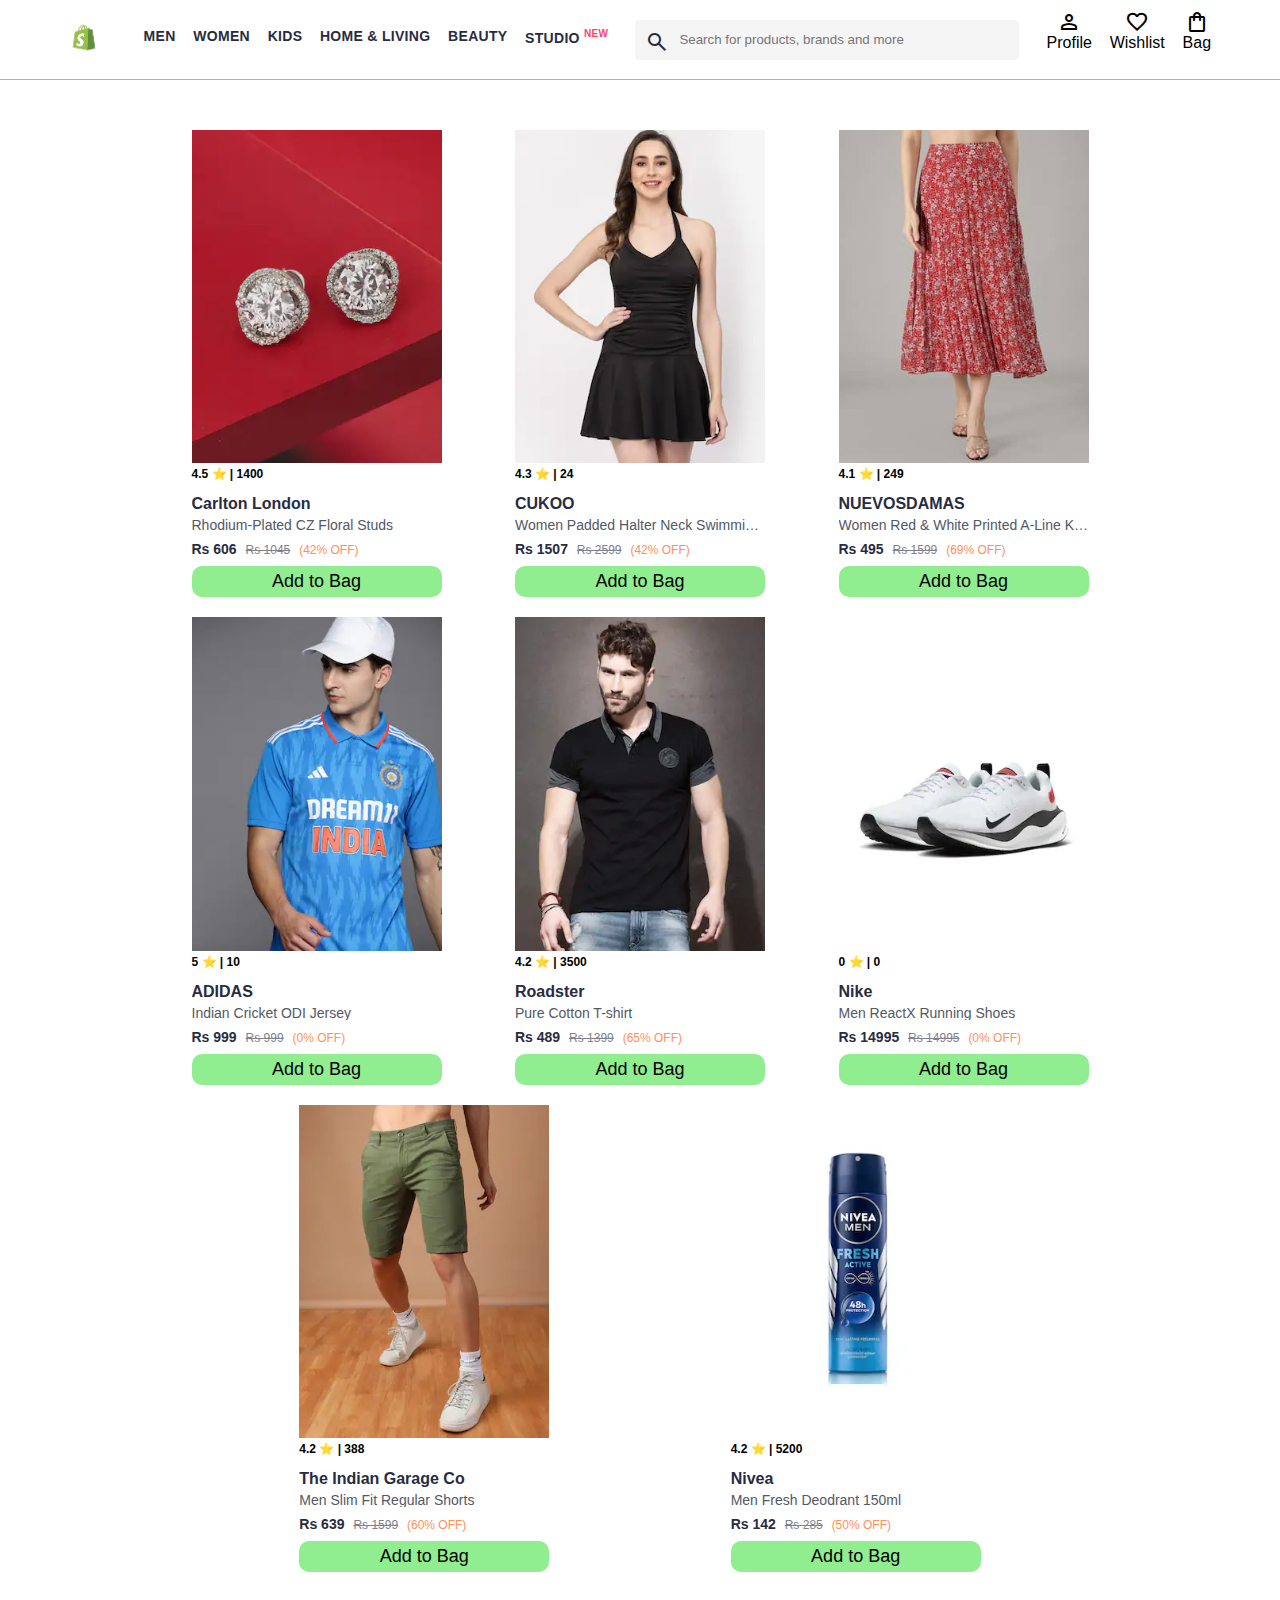
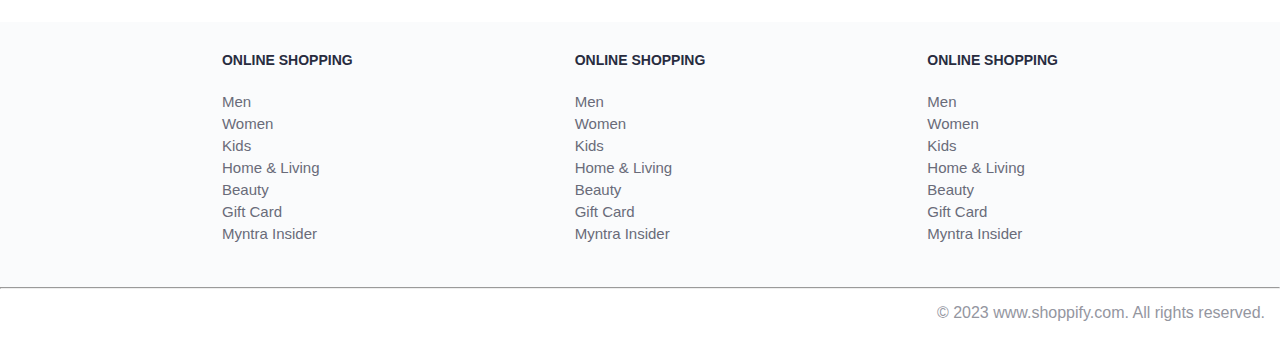
<file: Shoppify/index.html>
<!DOCTYPE html>
<html lang="en">
<head>
    <title>Shoppify</title>
    <link rel="stylesheet" href="css/index.css">
    <link rel="stylesheet" href="https://fonts.googleapis.com/css2?family=Material+Symbols+Outlined:opsz,wght,FILL,GRAD@20..48,100..700,0..1,-50..200" />
</head>
<body>
    <header>
        <div class="logo_container">
            <a href="#"><img class="myntra_home" src="images/images.png" alt="Shoppify logo"></a>
        </div>
        <nav class="nav_bar">
            <a href="#">Men</a>
            <a href="#">Women</a>
            <a href="#">Kids</a>
            <a href="#">Home & Living</a>
            <a href="#">Beauty</a>
            <a href="#">Studio <sup>New</sup></a>
        </nav>
        <div class="search_bar">
            <span class="material-symbols-outlined search_icon">search</span>
            <input class="search_input" placeholder="Search for products, brands and more">
        </div>
        <div class="action_bar">
            <div class="action_container">
                <span class="material-symbols-outlined action_icon">person</span>
                <span class="action_name">Profile</span>
            </div>

            <div class="action_container">
                <span class="material-symbols-outlined action_icon">favorite</span>
                <span class="action_name">Wishlist</span>
            </div>

            <a class="action_container" href="pages/bag.html">
                <span class="material-symbols-outlined action_icon">shopping_bag</span>
                <span class="action_name">Bag</span>
                <span class="bag-item-count">0</span>
            </a>
        </div>
    </header>
    <main>
        <div class="items-container">
        </div>
    </main>
    <footer>
        <div class="footer_container">
            <div class="footer_column">
                <h3>ONLINE SHOPPING</h3>

                <a href="#">Men</a>
                <a href="#">Women</a>
                <a href="#">Kids</a>
                <a href="#">Home & Living</a>
                <a href="#">Beauty</a>
                <a href="#">Gift Card</a>
                <a href="#">Myntra Insider</a>
            </div>

            <div class="footer_column">
                <h3>ONLINE SHOPPING</h3>

                <a href="#">Men</a>
                <a href="#">Women</a>
                <a href="#">Kids</a>
                <a href="#">Home & Living</a>
                <a href="#">Beauty</a>
                <a href="#">Gift Card</a>
                <a href="#">Myntra Insider</a>
            </div>

            <div class="footer_column">
                <h3>ONLINE SHOPPING</h3>

                <a href="#">Men</a>
                <a href="#">Women</a>
                <a href="#">Kids</a>
                <a href="#">Home & Living</a>
                <a href="#">Beauty</a>
                <a href="#">Gift Card</a>
                <a href="#">Myntra Insider</a>
            </div>
        </div>
        <hr>

        <div class="copyright">
            © 2023 www.shoppify.com. All rights reserved.
        </div>
    </footer>
    <script src="data/items.js"></script>
    <script src="scripts/index.js"></script>
</body>
</html>
</file>
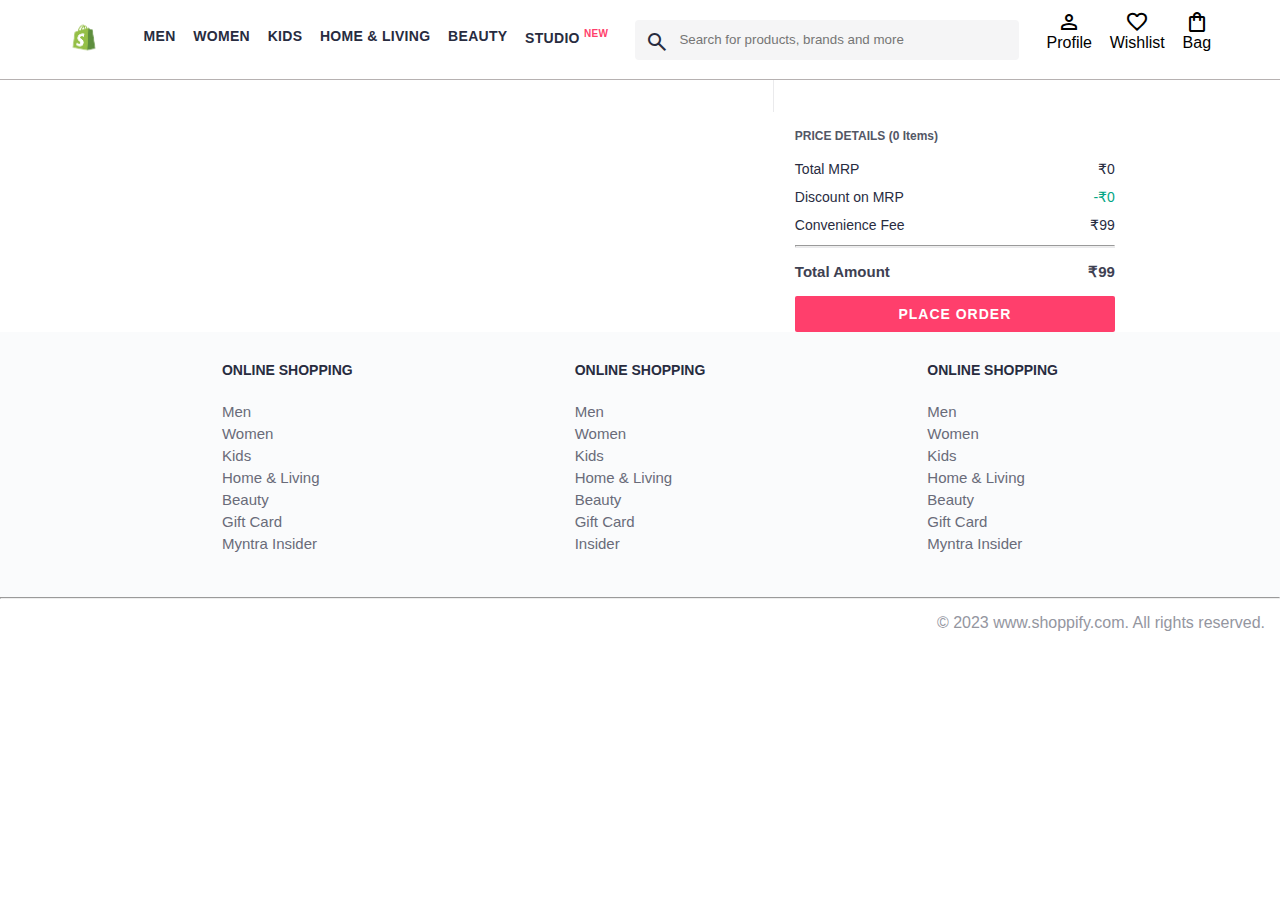
<file: Shoppify/pages/bag.html>
<!DOCTYPE html>
<html lang="en">
<head>
    <title>Shoppify</title>
    <link rel="stylesheet" href="../css/index.css">
    <link rel="stylesheet" href="../css/bag.css">
    <link rel="stylesheet" href="https://fonts.googleapis.com/css2?family=Material+Symbols+Outlined:opsz,wght,FILL,GRAD@20..48,100..700,0..1,-50..200" />
</head>
<body>
    <header>
        <div class="logo_container">
            <a href="#"><img class="myntra_home" src="../images/images.png" alt="Shoppify Home"></a>
        </div>
        <nav class="nav_bar">
            <a href="#">Men</a>
            <a href="#">Women</a>
            <a href="#">Kids</a>
            <a href="#">Home & Living</a>
            <a href="#">Beauty</a>
            <a href="#">Studio <sup>New</sup></a>
        </nav>
        <div class="search_bar">
            <span class="material-symbols-outlined search_icon">search</span>
            <input class="search_input" placeholder="Search for products, brands and more">
        </div>
        <div class="action_bar">
            <div class="action_container">
                <span class="material-symbols-outlined action_icon">person</span>
                <span class="action_name">Profile</span>
            </div>

            <div class="action_container">
                <span class="material-symbols-outlined action_icon">favorite</span>
                <span class="action_name">Wishlist</span>
            </div>

            <div class="action_container">
                <span class="material-symbols-outlined action_icon">shopping_bag</span>
                <span class="action_name">Bag</span>
                <span class="bag-item-count">0</span>
            </div>
        </div>
    </header>
    <main>
      <div class="bag-page">
        <div class="bag-items-container">
        </div>
        <div class="bag-summary">
        </div>

      </div>
    </main>
    <footer>
        <div class="footer_container">
            <div class="footer_column">
                <h3>ONLINE SHOPPING</h3>

                <a href="#">Men</a>
                <a href="#">Women</a>
                <a href="#">Kids</a>
                <a href="#">Home & Living</a>
                <a href="#">Beauty</a>
                <a href="#">Gift Card</a>
                <a href="#">Myntra Insider</a>
            </div>

            <div class="footer_column">
                <h3>ONLINE SHOPPING</h3>

                <a href="#">Men</a>
                <a href="#">Women</a>
                <a href="#">Kids</a>
                <a href="#">Home & Living</a>
                <a href="#">Beauty</a>
                <a href="#">Gift Card</a>
                <a href="#">Insider</a>
            </div>

            <div class="footer_column">
                <h3>ONLINE SHOPPING</h3>

                <a href="#">Men</a>
                <a href="#">Women</a>
                <a href="#">Kids</a>
                <a href="#">Home & Living</a>
                <a href="#">Beauty</a>
                <a href="#">Gift Card</a>
                <a href="#">Myntra Insider</a>
            </div>
        </div>
        <hr>

        <div class="copyright">
            © 2023 www.shoppify.com. All rights reserved.
        </div>
    </footer>
    <script src="../data/items.js"></script>
    <script src="../scripts/index.js"></script>
    <script src="../scripts/bag.js"></script>
</body>
</html>
</file>
<file: Shoppify/css/index.css>
/*.action_container {
    text-decoration: none;
}
a.action_container:link {
    color:black;
}
.item-details {
    cursor: pointer;
    width: 250px;
    margin: 10px;
}
.stars {
    font-size: 12px;
    font-weight: 700;
    text-align: left;
}
.company {
    font-size: 18px;
    font-weight: 700;
    line-height: 1;
    color: #282c3f;
    margin-bottom: 6px;
    overflow: hidden;
    text-overflow: ellipsis;
    white-space: nowrap;
    margin-top: 20px;
}
.item-name {
    color: #535766;
    font-size: 16px;
    line-height: 1;
    margin-bottom: 0;
    margin-top: 0;
    overflow: hidden;
    text-overflow: ellipsis;
    white-space: nowrap;
    font-weight: 400;
    display: block;
}
.price-container {
    margin-top: 10px;
}
.current-price {
    font-size: 14px;
    font-weight: 700;
    color: #282c3f;
}
.original-price {
    text-decoration: line-through;
    color: #7e818c;
    font-weight: 400;
    margin-left: 5px;
    font-size: 12px;
}
.discount-percentage {
    color: #ff905a;
    font-weight: 400;
    font-size: 12px;
    margin-left: 5px;
}
.btn-bag {
    background-color: lightgreen;
    border: none;
    padding: 5px 15px;
    border-radius: 10px;
    width: 100%;
    margin-top: 7px;
    font-size: 20px;
    cursor: pointer;
}
.bag-items {
    background-color: #f16565;
    white-space: nowrap;
    text-align: center;
    line-height: 18px;
    padding: 0 6px;
    height: 18px;
    position: relative;
    border-radius: 50%;
    font-size: 12px;
    color: #fff;
    left: 13px;
    top: -44px;
    font-weight: 700;
    cursor: pointer;
}*/

* {
  margin: 0;
  padding: 0;
  font-family: Assistant,-apple-system,BlinkMacSystemFont,Segoe UI,Roboto,Helvetica,Arial,sans-serif;
  box-sizing: border-box;
}
header {
  display: flex;
  background-color: #ffffff;
  height: 80px;
  justify-content: space-between;
  align-items: center;
  border-bottom: 1px solid #b6b1b1;
}
.myntra_home {
  height: 45px;
}
.logo_container {
  margin-left: 4%;
}
.action_bar {
  margin-right: 4%;
}
.nav_bar {
  display: flex;
  min-width: 500px;
  justify-content: space-evenly;
}
.nav_bar a {
  font-size: 14px;
  letter-spacing: .3px;
  color: #282c3f;
  font-weight: 700;
  text-transform: uppercase;
  text-decoration: none;
  padding: 28px 0;
  border-bottom: 5px solid #ffffff;
}
.nav_bar a:hover {
  border-bottom: 4px solid #f54e77;
}

.nav_bar a sup {
  color: #ff3f6c;
  font-size: 10px;
}

.search_bar {
  height: 40px;
  min-width: 200px;
  width: 30%;
  display: flex;
  align-items: center;
}
.search_icon {
  box-sizing: content-box;
  height: 20px;
  padding: 10px;

  background-color: #f5f5f6;
  color: #282c3f;
  font-weight: 300;
  border-radius: 4px 0 0 4px;
}
.search_input {
  color: #696e79;
  background-color: #f5f5f6;
  flex-grow: 1;
  height: 40px;
  border: 0;
  border-radius: 0 4px 4px 0;
}

.action_bar {
  display: flex;
  min-width: 200px;
  justify-content: space-evenly;
}

.action_container {
  display: flex;
  flex-direction: column;
  align-items: center;
}

/* Main section */
.banner_container {
  margin: 40px 0;
}
.banner_image {
  width: 100%;
}

.category_heading {
  text-transform: uppercase;
  color: #3e4152;
  letter-spacing: .15em;
  font-size: 1.8em;
  margin: 50px 0 10px 30px;
  max-height: 5em;
  font-weight: 700;
}

.category-items, .items-container {
  width: 80%;
  margin: 50px 10%;
  display: flex;
  flex-wrap: wrap;
  justify-content: space-evenly;
}

.sale_item {
  width: 250px;
}

.footer_container {
  padding: 30px 0px 40px 0px;
  background: #FAFBFC;
  display: flex;
  justify-content: space-evenly;
}

.footer_column {
  display: flex;
  flex-direction: column;
}

.footer_column h3 {
  color: #282c3f;
  font-size: 14px;
  margin-bottom: 25px;
}

.footer_column a {
  color: #696b79;
  font-size: 15px;
  text-decoration: none;
  padding-bottom: 5px;
}

.copyright {
  color: #94969f;
  text-align: end;
  padding: 15px;
}

.items-container {
  width: 80%;
  margin: 40px 10%;
}
.item-container {
  width: 250px;
  margin: 10px;
}
.item-image {
  width: 100%;
}
.rating {
  font-size: 12px;
  font-weight: 700;
}
.company-name {
  margin-top: 15px;
  font-size: 16px;
  font-weight: 700;
  line-height: 1;
  color: #282c3f;
  margin-bottom: 6px;
  overflow: hidden;
  text-overflow: ellipsis;
  white-space: nowrap;
}
.item-name {
  color: #535766;
  font-size: 14px;
  line-height: 1;
  margin-bottom: 0;
  margin-top: 0;
  overflow: hidden;
  text-overflow: ellipsis;
  white-space: nowrap;
  font-weight: 400;
  display: block;
}
.price {
  margin-top: 10px;
  font-size: 14px;
  line-height: 15px;
  color: #282c3f;
  white-space: nowrap;
}
.current-price {
  font-size: 14px;
  font-weight: 700;
  color: #282c3f;
}
.original-price {
  text-decoration: line-through;
  color: #7e818c;
  font-weight: 400;
  margin-left: 5px;
  font-size: 12px;
}
.discount {
  color: #ff905a;
  font-weight: 400;
  font-size: 12px;
  margin-left: 5px;
}
.btn-add-bag {
  margin-top: 8px;
  font-size: 18px;
  width: 100%;
  background-color: lightgreen;
  border: none;
  padding: 5px 15px;
  border-radius: 10px;
  cursor: pointer;
}
.bag-item-count {
  background-color: #f16565;
  white-space: nowrap;
  text-align: center;
  line-height: 18px;
  padding: 0 6px;
  height: 18px;
  position: relative;
  border-radius: 50%;
  font-size: 12px;
  color: #fff;
  left: 13px;
  top: -44px;
  font-weight: 700;
  cursor: pointer;
}
.action_container {
  text-decoration: none;
}
a.action_container:link {
  color:black;
}
</file>
<file: Shoppify/css/bag.css>
.bag-items-container {
  display: inline-block;
  width: 64%;
  padding-right: 20px;
  border-right: 1px solid #eaeaec;
  padding-top: 32px;
  color: #282c3f;
  font-size: 13px;
  line-height: 1.42857143;
}

.bag-page {
  width: 75%;
  margin-left: 12.5%;
}

.bag-summary {
  vertical-align: top;
  display: inline-block;
  width: 35%;
  padding: 24px 0 0 16px;
  color: #282c3f;
  font-size: 13px;
  line-height: 1.42857143;
}

.bag-details-container {
  margin-bottom: 16px;
}

.price-header {
  font-size: 12px;
  font-weight: 700;
  margin: 24px 0 16px;
  color: #535766;
}

.price-item {
  margin-bottom: 12px;
  line-height: 16px;
  font-size: 14px;
  color: #282c3f;
}

.price-item-value {
  float: right;
}

.priceDetail-base-discount {
  color: #03a685;
}

.price-footer {
  font-weight: 700;
  font-size: 15px;
  padding-top: 16px;
  border-top: 1px solid #eaeaec;
  color: #3e4152;
  line-height: 16px;
}

.btn-place-order {
  width: 100%;
  letter-spacing: 1px;
  font-size: 14px;
  font-weight: 600;
  border-radius: 2px;
  border-width: 0px;
  padding: 10px 16px;
  background-color: rgb(255, 63, 108);
  color: rgb(255, 255, 255);
  cursor: pointer;
}

.bag-item-container {
  margin-bottom: 8px;
  background: #fff;
  font-size: 14px;
  border: 1px solid #eaeaec;
  border-radius: 4px;
  position: relative;
  padding: 12px 12px 0;
}

.item-left-part {
  position: absolute;
  background: rgb(255, 242, 223);
  height: 148px;
  width: 111px;
}

.item-right-part {
  padding-left: 12px;
  position: relative;
  min-height: 148px;
  margin-left: 111px;
  margin-bottom: 12px;
}

.bag-item-img {
  width: 100%;
}

.return-period {
  display: inline-flex;
  font-size: 14px;
  padding-top: 8px;
}

.return-period-days {
  font-weight: 700;
  margin-right: 4px;
}

.delivery-details {
  margin-top: 5px;
  color: #282c3f;
  font-size: 12px;
  letter-spacing: -.1px;
  margin-bottom: 8px;
  line-height: 15px;
}

.delivery-details-days {
  color: #03a685;
}

.remove-from-cart {
  position: absolute;
  font-size: 25px;
  top: 10px;
  right: 18px;
  width: 14px;
  height: 14px;
  cursor: pointer;
}
</file>
